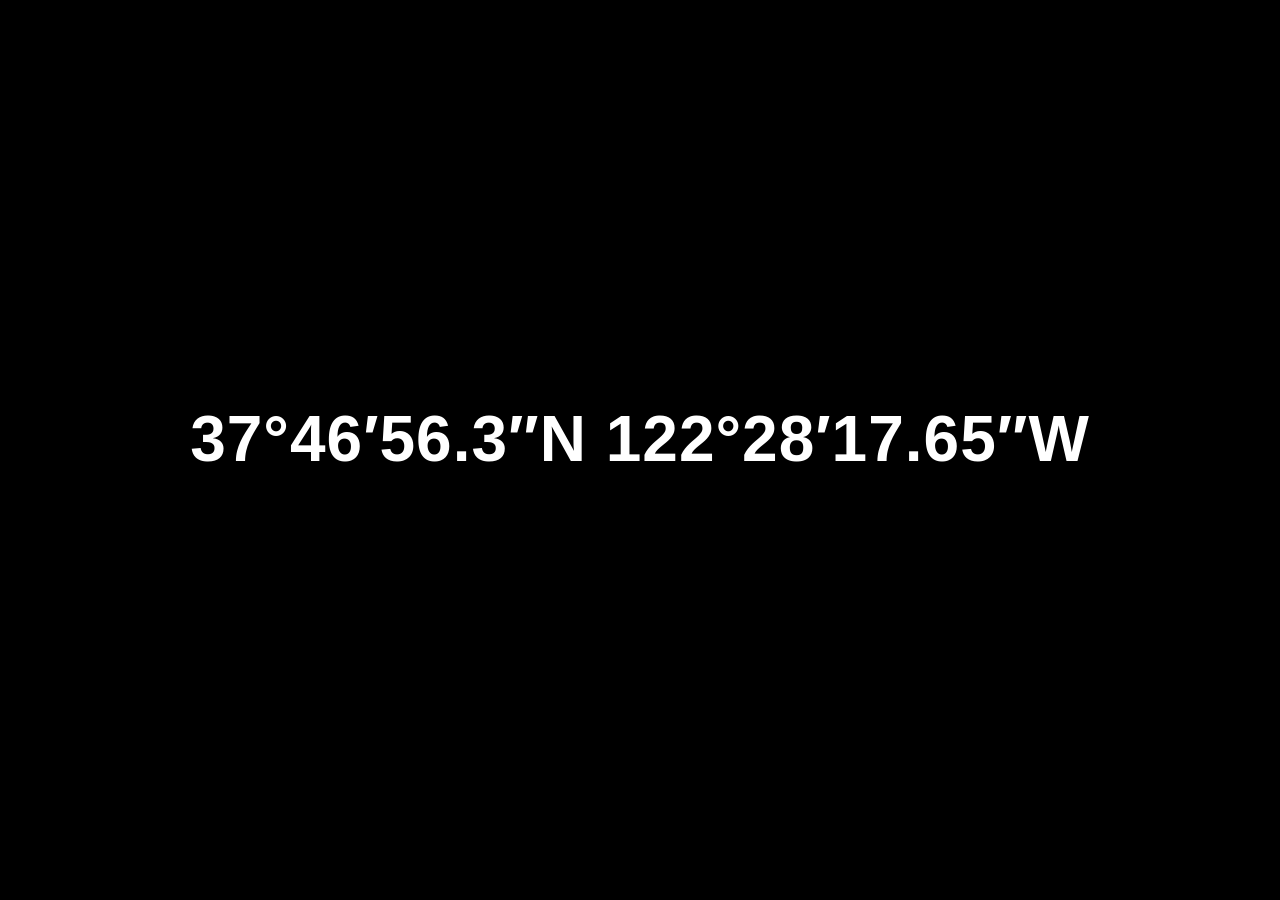
<file: ctfs/round17/index.html>
<!DOCTYPE html>
<html lang="en">
<head>
    <meta charset="UTF-8">
    <meta name="viewport" content="width=device-width, initial-scale=1.0">
    <title>The Unknown Location</title>
    <style>
        body {
            margin: 0;
            background-color: #000000;
            color: #ffffff;
            display: flex;
            flex-direction: column;
            justify-content: center;
            align-items: center;
            min-height: 100vh;
            font-family: Arial, sans-serif;
            text-align: center;
            box-sizing: border-box;
            padding: 20px;
        }
        .coordinates {
            font-size: clamp(1.8rem, 5vw, 4.5rem);
            font-weight: bold;
            letter-spacing: 1px;
            line-height: 1.3;
        }
        .hidden-hint {
            font-size: 5px;
            color: #000000;
            margin-top: 10px;
            user-select: none;
        }
    </style>
</head>
<body>
    <div class="coordinates">
        37°46′56.3″N 122°28′17.65″W
    </div>
    <p class="hidden-hint">
        find the statue waiter
    </p>
</body>
</html>
</file>
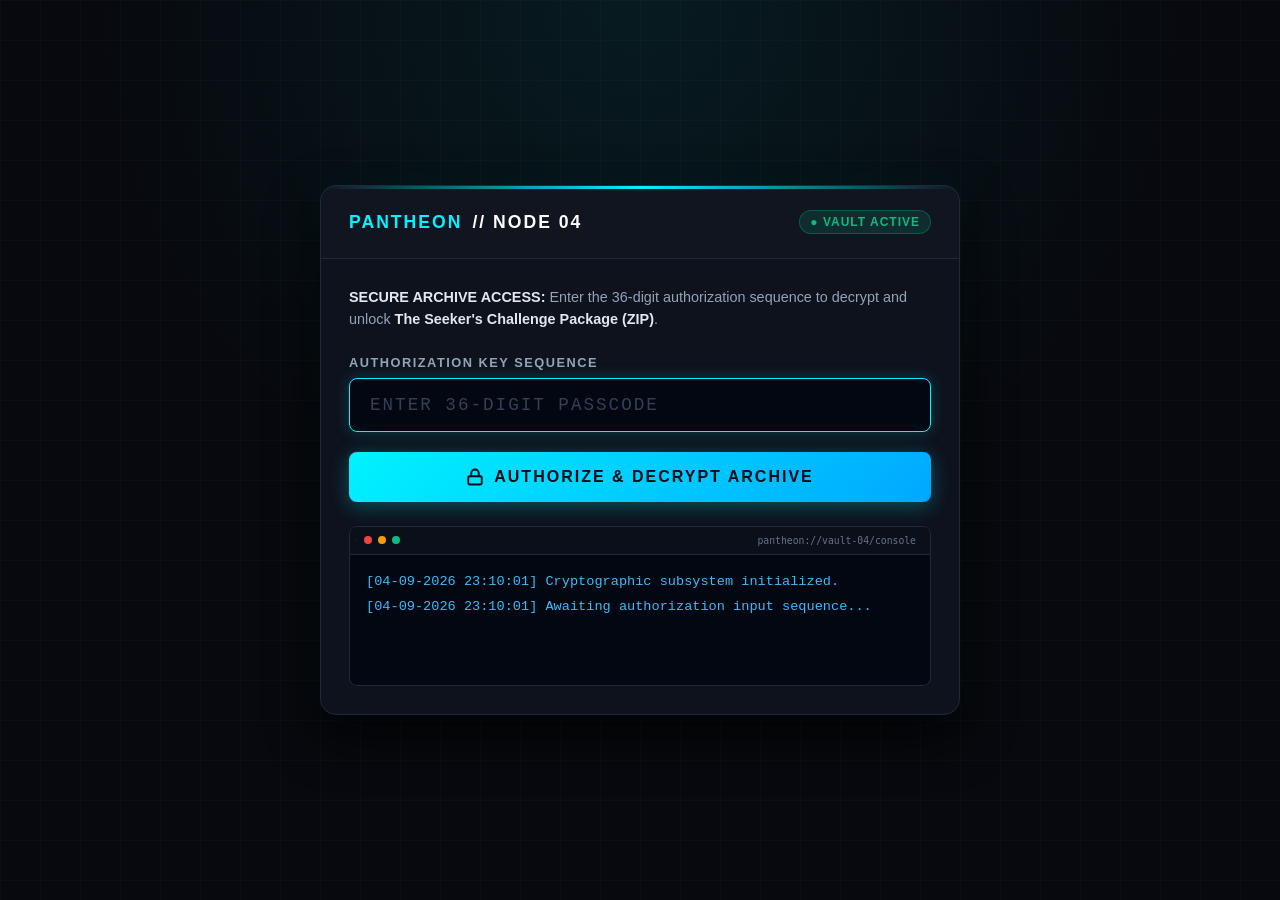
<file: ctfs/round4/index.html>
<!DOCTYPE html>
<html lang="en">
<head>
    <meta charset="UTF-8">
    <meta name="viewport" content="width=device-width, initial-scale=1.0">
    <title>PANTHEON // Round 4: The Seeker's Vault</title>
    <link rel="stylesheet" href="style.css">
</head>
<body>
    <div class="vault-container">
        <div class="vault-header">
            <div class="brand-title">
                <span>PANTHEON</span> // NODE 04
            </div>
            <div class="status-badge" id="system-status">● VAULT ACTIVE</div>
        </div>

        <div class="vault-body">
            <p class="instructions">
                <strong>SECURE ARCHIVE ACCESS:</strong> Enter the 36-digit authorization sequence to decrypt and unlock <strong>The Seeker's Challenge Package (ZIP)</strong>.
            </p>

            <form id="vault-form" onsubmit="event.preventDefault(); window._0x_auth();">
                <div class="input-wrapper">
                    <label class="input-label" for="auth-input">Authorization Key Sequence</label>
                    <div class="code-input-box">
                        <input 
                            type="text" 
                            id="auth-input" 
                            class="code-input" 
                            placeholder="ENTER 36-DIGIT PASSCODE" 
                            autocomplete="off" 
                            spellcheck="false"
                            maxlength="48"
                            required
                        >
                    </div>
                </div>

                <button type="submit" id="btn-submit" class="btn-unlock">
                    <svg width="18" height="18" viewBox="0 0 24 24" fill="none" stroke="currentColor" stroke-width="2.5" stroke-linecap="round" stroke-linejoin="round"><rect x="3" y="11" width="18" height="11" rx="2" ry="2"></rect><path d="M7 11V7a5 5 0 0 1 10 0v4"></path></svg>
                    AUTHORIZE &amp; DECRYPT ARCHIVE
                </button>
            </form>

            <div class="terminal-window">
                <div class="terminal-bar">
                    <div class="terminal-dots">
                        <span class="dot dot-red"></span>
                        <span class="dot dot-yellow"></span>
                        <span class="dot dot-green"></span>
                    </div>
                    <span>pantheon://vault-04/console</span>
                </div>
                <div class="terminal-log" id="terminal-log">
                    <div class="log-entry log-info">[04-09-2026 23:10:01] Cryptographic subsystem initialized.</div>
                    <div class="log-entry log-info">[04-09-2026 23:10:01] Awaiting authorization input sequence...</div>
                </div>
            </div>

            <div id="download-card" class="download-card">
                <div style="font-weight: 700; color: #10b981; margin-bottom: 4px;">✔ ARCHIVE DECRYPTED SUCCESSFULLY</div>
                <div style="font-size: 0.85em; color: #94a3b8; margin-bottom: 12px;">Payload verified: <code>round4_challenge.zip</code> (774 bytes)</div>
                <a id="download-btn" href="#" class="download-link" download="round4_challenge.zip">
                    <svg width="18" height="18" viewBox="0 0 24 24" fill="none" stroke="currentColor" stroke-width="2.5" stroke-linecap="round" stroke-linejoin="round"><path d="M21 15v4a2 2 0 0 1-2 2H5a2 2 0 0 1-2-2v-4"></path><polyline points="7 10 12 15 17 10"></polyline><line x1="12" y1="15" x2="12" y2="3"></line></svg>
                    Download <code>round4_challenge.zip</code>
                </a>
            </div>
        </div>
    </div>

    <script src="app.js"></script>
</body>
</html>
</file>
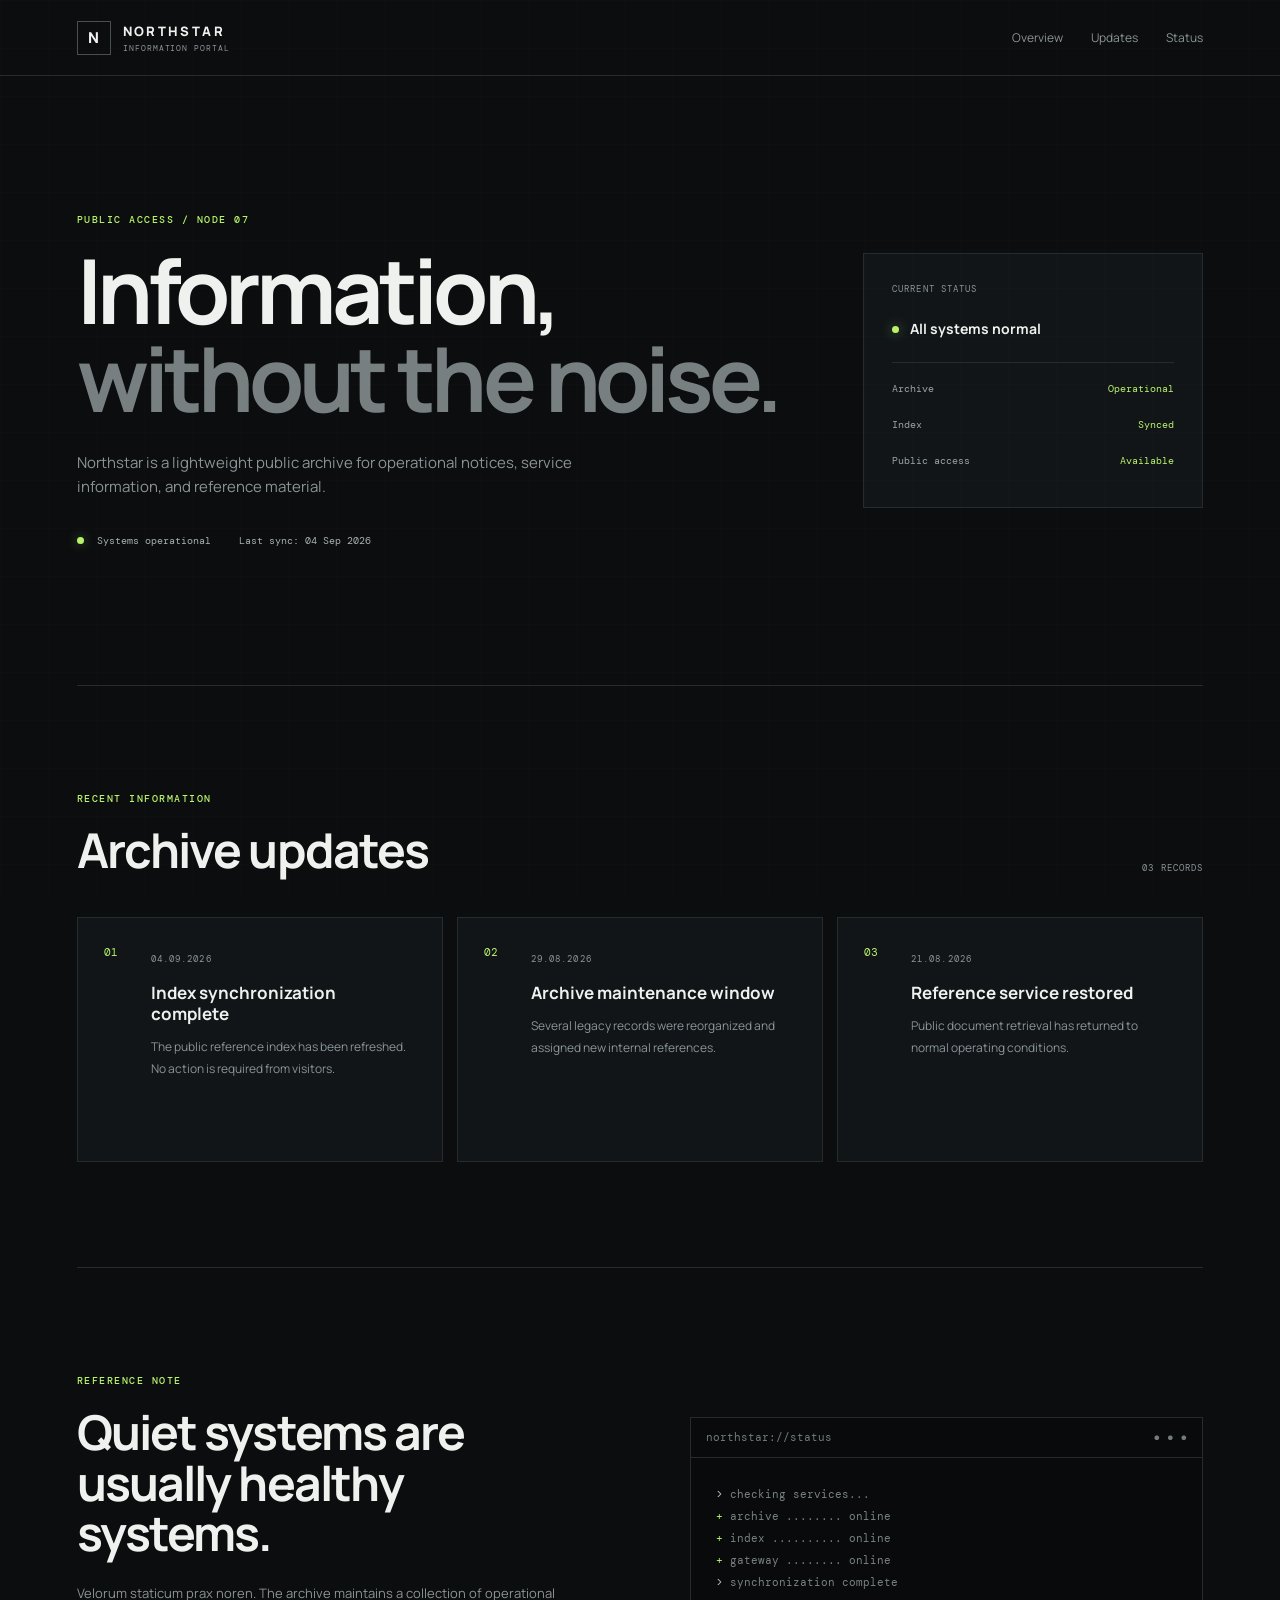
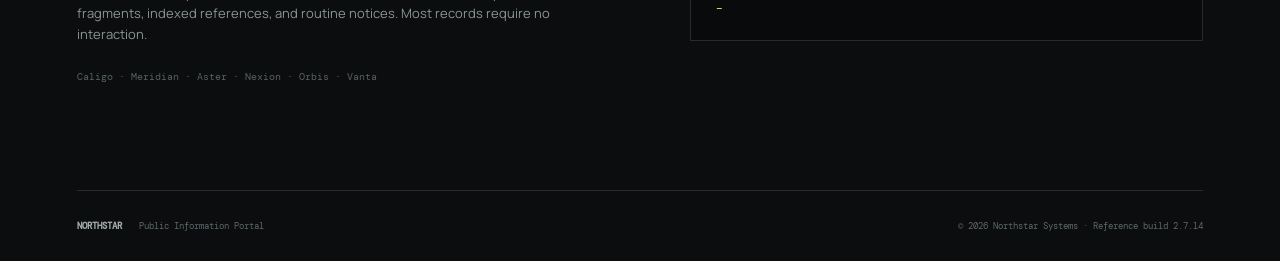
<file: ctfs/campus_probs/website1/index.html>
<!DOCTYPE html>
<html lang="en">
<head>
    <meta charset="UTF-8">
    <meta name="viewport" content="width=device-width, initial-scale=1.0">
    <meta name="description" content="Public information and system status portal">
    <title>Northstar Information Portal</title>
    <link rel="stylesheet" href="style.css">
</head>
<body>

    <!-- public portal / build 2.7.14 -->

    <header class="topbar">
        <div class="brand">
            <div class="brand-mark">N</div>
            <div>
                <span class="brand-name">NORTHSTAR</span>
                <span class="brand-sub">INFORMATION PORTAL</span>
            </div>
        </div>

        <nav>
            <a href="#overview">Overview</a>
            <a href="#updates">Updates</a>
            <a href="#status">Status</a>
        </nav>
    </header>

    <main>
        <section class="hero" id="overview">
            <div class="hero-copy">
                <span class="eyebrow">PUBLIC ACCESS / NODE 07</span>
                <h1>Information,<br><span>without the noise.</span></h1>
                <p>
                    Northstar is a lightweight public archive for operational
                    notices, service information, and reference material.
                </p>

                <div class="hero-meta">
                    <span><i class="dot"></i> Systems operational</span>
                    <span>Last sync: 04 Sep 2026</span>
                </div>
            </div>

            <div class="status-card">
                <div class="card-label">CURRENT STATUS</div>
                <div class="status-main">
                    <span class="status-dot"></span>
                    <strong>All systems normal</strong>
                </div>
                <div class="status-line"></div>
                <div class="status-row">
                    <span>Archive</span>
                    <span>Operational</span>
                </div>
                <div class="status-row">
                    <span>Index</span>
                    <span>Synced</span>
                </div>
                <div class="status-row">
                    <span>Public access</span>
                    <span>Available</span>
                </div>
            </div>
        </section>

        <section class="section" id="updates">
            <div class="section-heading">
                <div>
                    <span class="eyebrow">RECENT INFORMATION</span>
                    <h2>Archive updates</h2>
                </div>
                <span class="archive-count">03 RECORDS</span>
            </div>

            <div class="updates-grid">
                <article class="update-card">
                    <span class="number">01</span>
                    <div>
                        <span class="date">04.09.2026</span>
                        <h3>Index synchronization complete</h3>
                        <p>
                            The public reference index has been refreshed.
                            No action is required from visitors.
                        </p>
                    </div>
                </article>

                <article class="update-card">
                    <span class="number">02</span>
                    <div>
                        <span class="date">29.08.2026</span>
                        <h3>Archive maintenance window</h3>
                        <p>
                            Several legacy records were reorganized and
                            assigned new internal references.
                        </p>
                    </div>
                </article>

                <article class="update-card">
                    <span class="number">03</span>
                    <div>
                        <span class="date">21.08.2026</span>
                        <h3>Reference service restored</h3>
                        <p>
                            Public document retrieval has returned to normal
                            operating conditions.
                        </p>
                    </div>
                </article>
            </div>
        </section>

        <section class="section lower" id="status">
            <div class="info-panel">
                <span class="eyebrow">REFERENCE NOTE</span>
                <h2>Quiet systems are<br>usually healthy systems.</h2>
                <p>
                    Velorum staticum prax noren. The archive maintains a
                    collection of operational fragments, indexed references,
                    and routine notices. Most records require no interaction.
                </p>
                <p class="muted">
                    Caligo · Meridian · Aster · Nexion · Orbis · Vanta
                </p>
            </div>

            <div class="terminal">
                <div class="terminal-head">
                    <span>northstar://status</span>
                    <span>● ● ●</span>
                </div>
                <div class="terminal-body">
                    <p><span>&gt;</span> checking services...</p>
                    <p><span class="ok">+</span> archive ........ online</p>
                    <p><span class="ok">+</span> index .......... online</p>
                    <p><span class="ok">+</span> gateway ........ online</p>
                    <p><span>&gt;</span> synchronization complete</p>
                    <p class="cursor">_</p>
                </div>
            </div>
        </section>
    </main>

    <!-- legacy verification record
     node: 17
     state: archived
     
     historical maintenance notes
     ------------------------------------------------------------

     [001] archive synchronization completed
     [002] index checksum verified
     [003] node heartbeat recorded
     [004] public gateway available
     [005] cache refresh completed
     [006] reference table updated
     [007] metadata normalization complete
     [008] stale entries marked
     [009] archive partition checked
     [010] service response nominal
     [011] routing table verified
     [012] document index refreshed
     [013] connection pool stable
     [014] node heartbeat recorded
     [015] archive permissions checked
     [016] public records synchronized
     [017] checksum comparison complete
     [018] legacy records retained
     [019] gateway response nominal
     [020] index worker completed
     [021] archive scan completed
     [022] reference metadata checked
     [023] cache integrity verified
     [024] service state unchanged
     [025] node availability confirmed
     [026] document registry checked
     [027] synchronization queue empty
     [028] archive worker idle
     [029] public endpoint available
     [030] index state nominal
     [031] legacy partition checked
     [032] reference records verified
     [033] gateway health confirmed
     [034] archive metadata refreshed
     [035] service monitor nominal
     [036] node status unchanged
     [037] document checksum verified
     [038] index partition healthy
     [039] cache state nominal
     [040] archive queue empty
     [041] routing state verified
     [042] public index available
     [043] metadata scan completed
     [044] node heartbeat recorded
     [045] service registry checked
     [046] archive state nominal
     [047] reference table synchronized
     [048] gateway checksum verified
     [049] document registry refreshed
     [050] index worker idle
     [051] archive partition healthy
     [052] cache refresh completed
     [053] node response nominal
     [054] service endpoint verified
     [055] metadata table checked
     [056] public records available
     [057] synchronization complete
     [058] legacy index retained
     [059] archive checksum verified
     [060] gateway state nominal
     [061] node heartbeat recorded
     [062] document table refreshed
     [063] reference scan completed
     [064] cache integrity nominal
     [065] archive worker completed
     [066] routing table checked
     [067] public endpoint verified
     [068] service state nominal
     [069] index metadata refreshed
     [070] node availability confirmed
     [071] archive records checked
     [072] document checksum nominal
     [073] gateway response verified
     [074] synchronization queue empty
     [075] reference index healthy
     [076] legacy records checked
     [077] cache partition refreshed
     [078] archive service nominal
     [079] node heartbeat recorded
     [080] public gateway verified
     [081] document registry synchronized
     [082] index checksum checked
     [083] metadata state nominal
     [084] archive partition available
     [085] service monitor checked
     [086] routing state nominal
     [087] reference table refreshed
     [088] cache integrity verified
     [089] gateway health nominal
     [090] node status recorded
     [091] archive scan completed
     [092] document index checked
     [093] synchronization state nominal
     [094] public records verified
     [095] metadata checksum checked
     [096] service endpoint nominal
     [097] legacy partition available
     [098] archive queue checked
     [099] node heartbeat verified
     [100] index worker completed
     [101] reference records refreshed
     [102] gateway response nominal
     [103] document registry checked
     [104] cache state verified
     [105] archive metadata nominal
     [106] service registry refreshed
     [107] public endpoint checked
     [108] node availability nominal
     [109] synchronization completed
     [110] legacy records verified
     [111] routing table refreshed
     [112] archive checksum checked
     [113] reference index nominal
     [114] gateway state verified
     [115] document partition checked
     [116] cache refresh nominal
     [117] service monitor completed
     [118] node heartbeat recorded
     [119] archive worker verified
     [120] metadata table refreshed
     [121] public records synchronized
     [122] index state checked
     [123] gateway checksum nominal
     [124] legacy partition verified
     [125] document registry nominal
     [126] archive queue empty
     [127] reference scan checked
     [128] cache integrity nominal
     [128] verification token:
     [129] PANTHEON{I3T3_1s_n0t_4_t3ch_club}
     [129] node response verified
     [130] service endpoint refreshed
     [131] archive records nominal
     [132] metadata state checked
     [133] routing state verified
     [134] public gateway nominal
     [135] synchronization queue checked
     [136] index metadata verified
     [137] legacy records refreshed
     [138] document checksum nominal
     [139] archive partition checked
     [140] service state verified
     [141] node heartbeat nominal
     [142] reference table checked
     [143] gateway health verified
     [144] cache partition nominal
     [145] public index refreshed
     [146] archive service checked
     [147] metadata checksum nominal
     [148] document registry verified
     [149] routing table nominal
     [150] synchronization completed
     [151] node availability checked
     [152] reference records nominal
     [153] legacy index verified
     [154] gateway response checked
     [155] archive checksum nominal
     [156] cache state refreshed
     [157] service monitor verified
     [158] public endpoint nominal
     [159] index worker checked
     [160] document partition verified
     [161] metadata table nominal
     [162] archive queue checked
     [163] node heartbeat refreshed
     [164] reference scan nominal
     [165] gateway checksum verified
     [166] legacy partition checked
     [167] cache integrity refreshed
     [168] service registry nominal
     [169] public records checked
     [170] archive worker verified
     [171] synchronization state refreshed
     [172] index checksum nominal
     [173] document registry checked
     [174] node response verified
     [175] reference index refreshed
     [176] gateway state nominal
     [177] archive metadata checked
     [178] routing table verified
     [179] cache partition refreshed
     [180] service endpoint nominal
     [181] legacy records checked
     [182] metadata checksum verified
     [183] public gateway refreshed
     [184] archive state nominal
     [185] node heartbeat checked
     [186] index worker verified
     [187] reference table nominal
     [188] document checksum refreshed
     [189] gateway health checked
     [190] archive partition verified
     [191] synchronization queue nominal
     [192] cache integrity checked
     [193] service monitor refreshed
     [194] public records nominal
     [195] node availability verified
     [196] metadata state refreshed
     [197] legacy index checked
     [198] routing state nominal
     [199] archive worker refreshed
     [200] final verification complete

     
-->


    <footer>
        <div>
            <strong>NORTHSTAR</strong>
            <span>Public Information Portal</span>
        </div>
        <span>© 2026 Northstar Systems · Reference build 2.7.14</span>
    </footer>

</body>
</html>
</file>
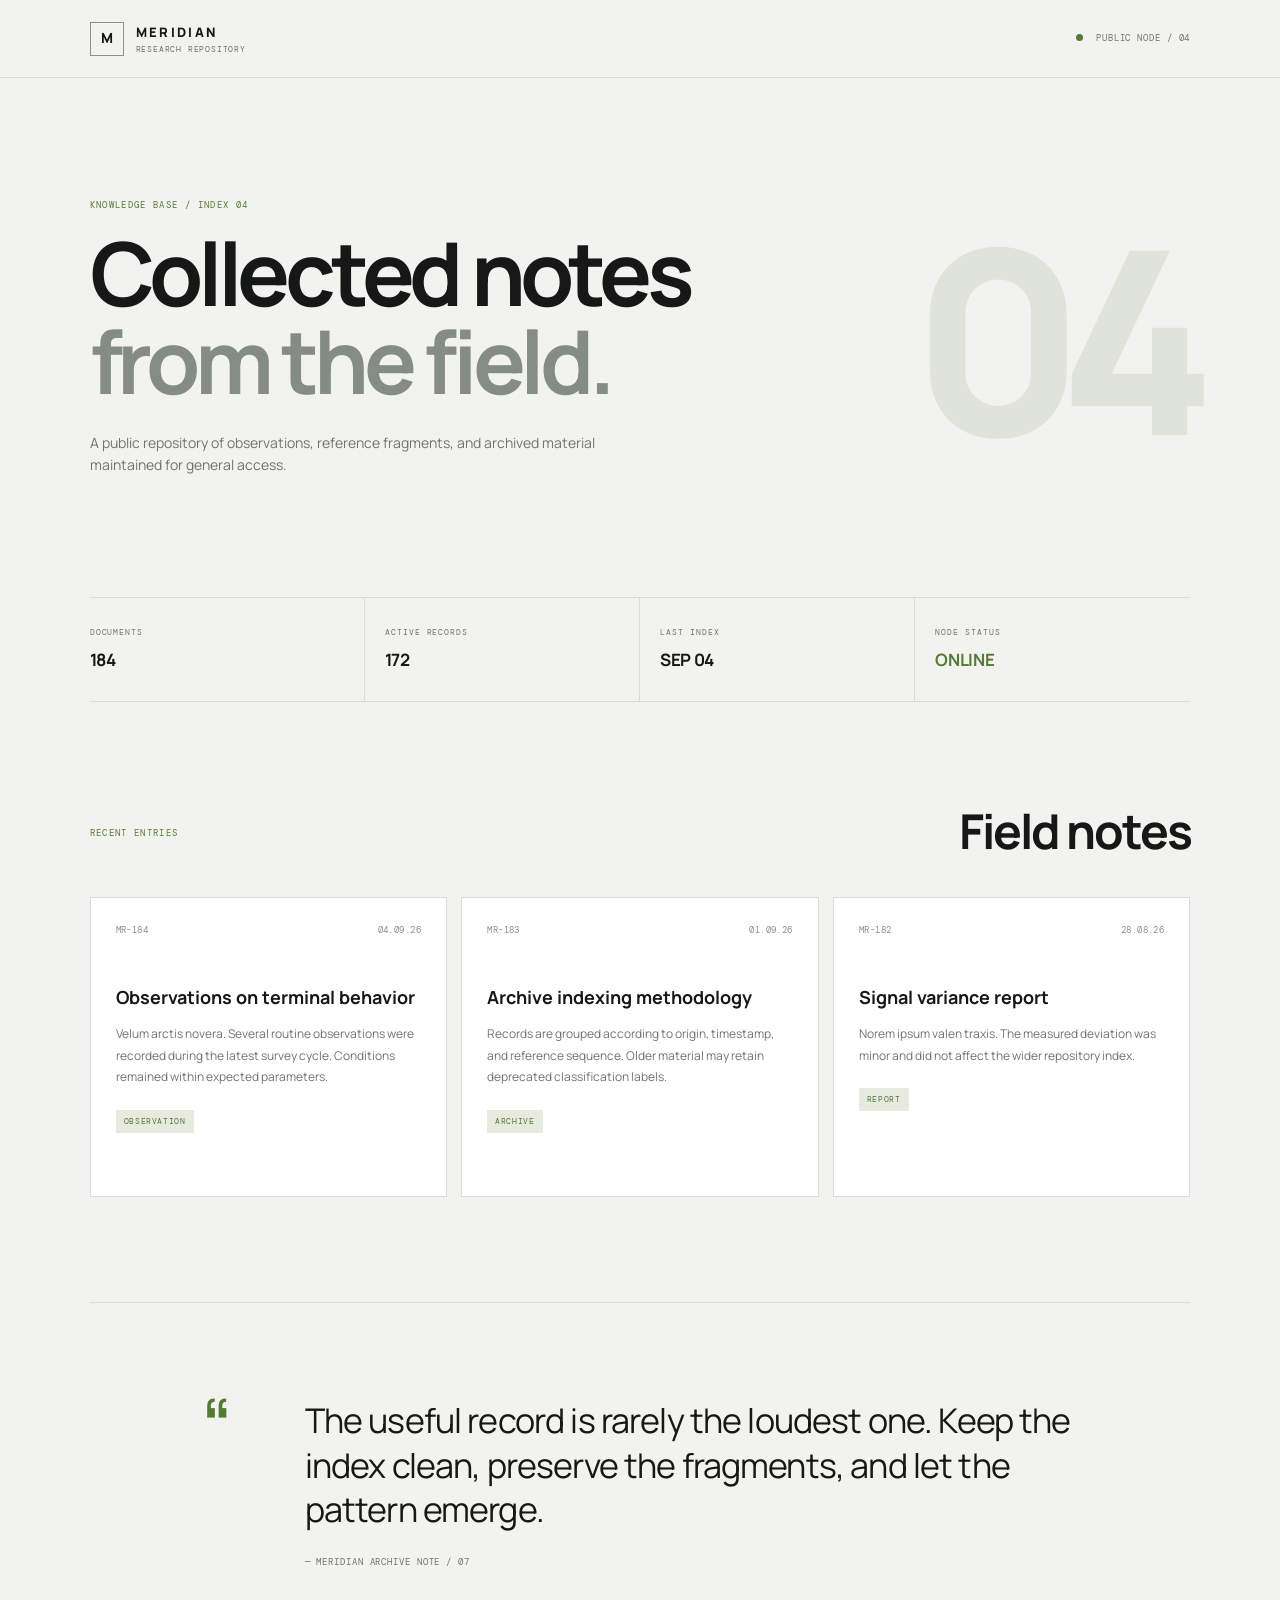
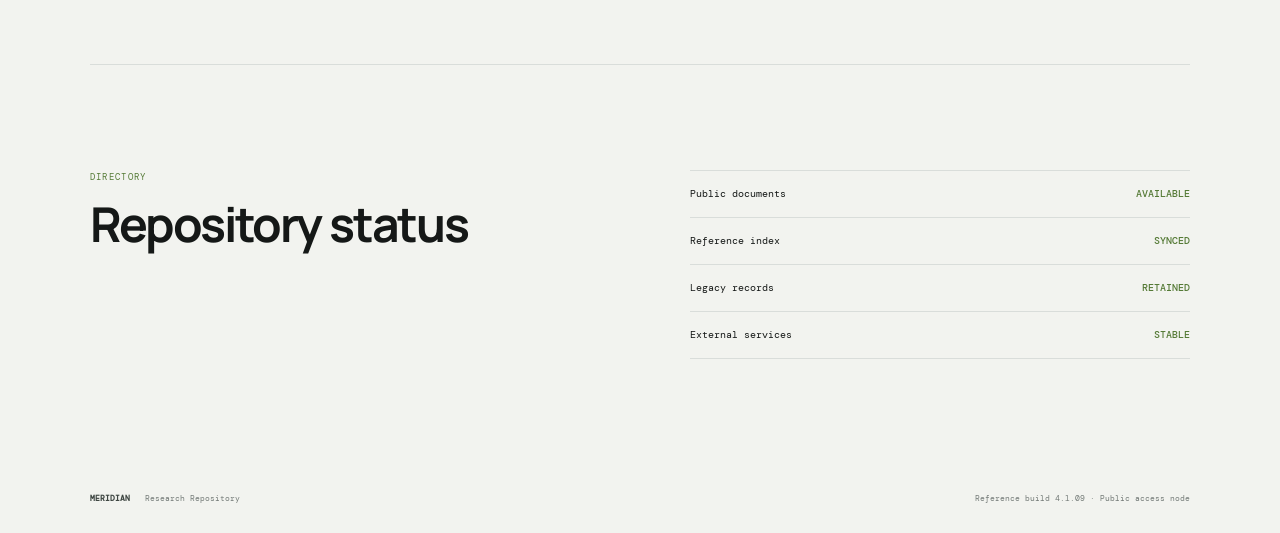
<file: ctfs/campus_probs/website2/index.html>
<!DOCTYPE html>
<html lang="en">
<head>
    <meta charset="UTF-8">
    <meta name="viewport" content="width=device-width, initial-scale=1.0">
    <meta name="description" content="Meridian Research Knowledge Repository">
    <title>Meridian Research Repository</title>
    <link rel="stylesheet" href="style.css">
</head>
<body>

    <header class="topbar">
        <div class="brand">
            <div class="brand-mark">M</div>
            <div>
                <span class="brand-name">MERIDIAN</span>
                <span class="brand-sub">RESEARCH REPOSITORY</span>
            </div>
        </div>

        <div class="top-status">
            <span class="status-dot"></span>
            PUBLIC NODE / 04
        </div>
    </header>

    <main>
        <section class="hero">
            <div>
                <span class="eyebrow">KNOWLEDGE BASE / INDEX 04</span>
                <h1>Collected notes<br><span>from the field.</span></h1>
                <p>
                    A public repository of observations, reference fragments,
                    and archived material maintained for general access.
                </p>
            </div>

            <div class="hero-number">04</div>
        </section>

        <section class="stats">
            <div>
                <span class="label">DOCUMENTS</span>
                <strong>184</strong>
            </div>
            <div>
                <span class="label">ACTIVE RECORDS</span>
                <strong>172</strong>
            </div>
            <div>
                <span class="label">LAST INDEX</span>
                <strong>SEP 04</strong>
            </div>
            <div>
                <span class="label">NODE STATUS</span>
                <strong class="green">ONLINE</strong>
            </div>
        </section>

        <section class="content">
            <div class="section-title">
                <span class="eyebrow">RECENT ENTRIES</span>
                <h2>Field notes</h2>
            </div>

            <div class="notes">
                <article class="note">
                    <div class="note-top">
                        <span>MR-184</span>
                        <span>04.09.26</span>
                    </div>
                    <h3>Observations on terminal behavior</h3>
                    <p>
                        Velum arctis novera. Several routine observations were
                        recorded during the latest survey cycle. Conditions
                        remained within expected parameters.
                    </p>
                    <span class="tag">OBSERVATION</span>
                </article>

                <article class="note">
                    <div class="note-top">
                        <span>MR-183</span>
                        <span>01.09.26</span>
                    </div>
                    <h3>Archive indexing methodology</h3>
                    <p>
                        Records are grouped according to origin, timestamp,
                        and reference sequence. Older material may retain
                        deprecated classification labels.
                    </p>
                    <span class="tag">ARCHIVE</span>
                </article>

                <article class="note">
                    <div class="note-top">
                        <span>MR-182</span>
                        <span>28.08.26</span>
                    </div>
                    <h3>Signal variance report</h3>
                    <p>
                        Norem ipsum valen traxis. The measured deviation was
                        minor and did not affect the wider repository index.
                    </p>
                    <span class="tag">REPORT</span>
                </article>
            </div>
        </section>

        <section class="quote">
            <div class="quote-mark">“</div>
            <div>
                <p>
                    The useful record is rarely the loudest one. Keep the
                    index clean, preserve the fragments, and let the pattern
                    emerge.
                </p>
                <span>— MERIDIAN ARCHIVE NOTE / 07</span>
            </div>
        </section>

        <section class="directory">
            <div>
                <span class="eyebrow">DIRECTORY</span>
                <h2>Repository status</h2>
            </div>
            <div class="directory-list">
                <div><span>Public documents</span><b>AVAILABLE</b></div>
                <div><span>Reference index</span><b>SYNCED</b></div>
                <div><span>Legacy records</span><b>RETAINED</b></div>
                <div><span>External services</span><b>STABLE</b></div>
            </div>
        </section>
    </main>

    <footer>
        <div>
            <strong>MERIDIAN</strong>
            <span>Research Repository</span>
        </div>
        <span>Reference build 4.1.09 · Public access node</span>
    </footer>

</body>
</html>
</file>
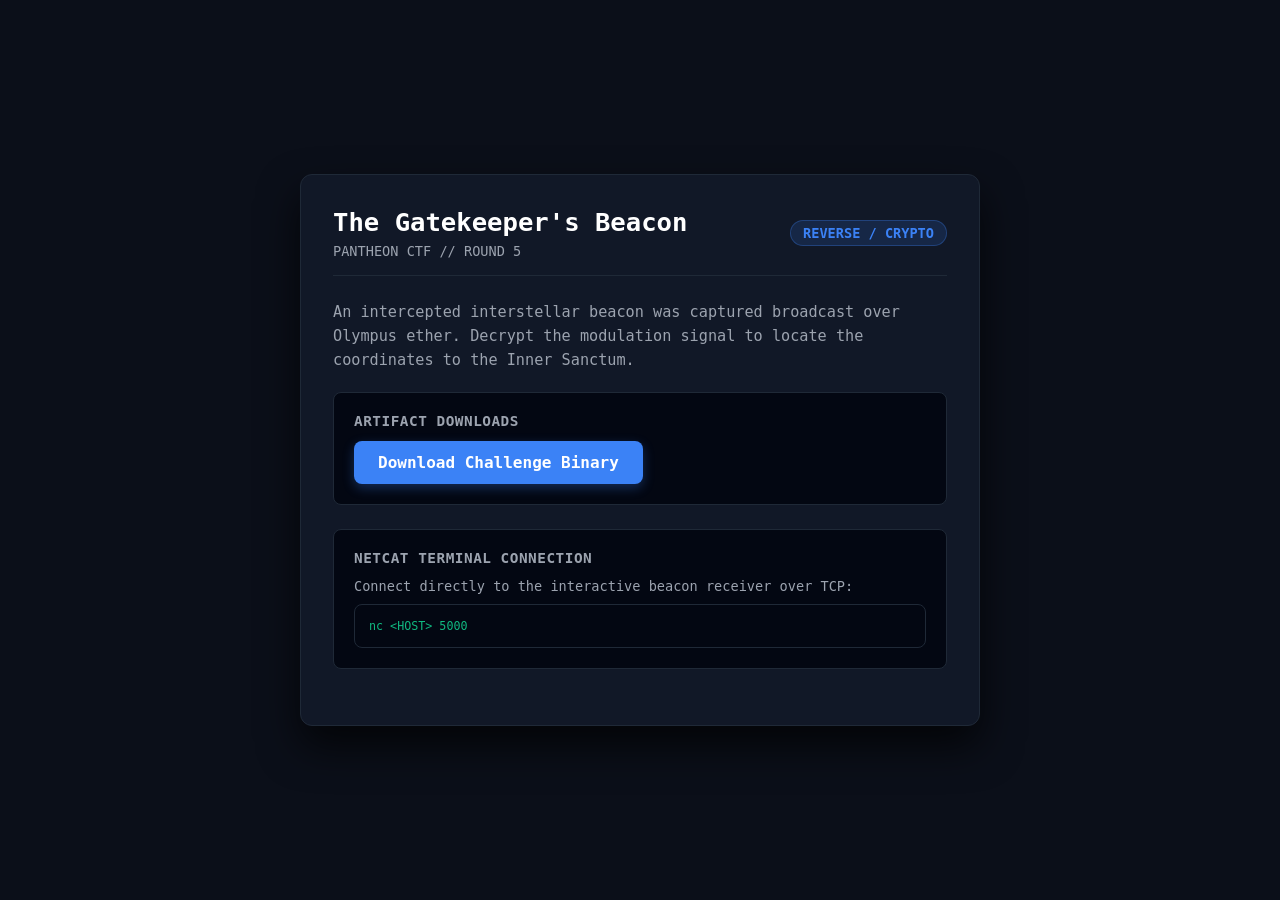
<file: ctfs/round5/public/index.html>
<!DOCTYPE html>
<html lang="en">
<head>
    <meta charset="UTF-8">
    <meta name="viewport" content="width=device-width, initial-scale=1.0">
    <title>PANTHEON CTF // ROUND 5: Hermes Beacon</title>
    <style>
        :root {
            --bg-color: #0b0f19;
            --card-bg: #111827;
            --border-color: #1f2937;
            --accent-color: #3b82f6;
            --accent-hover: #2563eb;
            --text-primary: #f9fafb;
            --text-secondary: #9ca3af;
            --code-bg: #030712;
            --success-color: #10b981;
        }
        * { box-sizing: border-box; margin: 0; padding: 0; }
        body {
            font-family: -apple-system, BlinkMacSystemFont, "Segoe UI", Roboto, monospace;
            background-color: var(--bg-color);
            color: var(--text-primary);
            display: flex;
            justify-content: center;
            align-items: center;
            min-height: 100vh;
            padding: 24px;
        }
        .card {
            background-color: var(--card-bg);
            border: 1px solid var(--border-color);
            border-radius: 12px;
            padding: 32px;
            max-width: 680px;
            width: 100%;
            box-shadow: 0 20px 40px rgba(0, 0, 0, 0.7);
        }
        .header {
            display: flex;
            align-items: center;
            justify-content: space-between;
            border-bottom: 1px solid var(--border-color);
            padding-bottom: 16px;
            margin-bottom: 24px;
        }
        .badge {
            background-color: rgba(59, 130, 246, 0.15);
            color: var(--accent-color);
            padding: 4px 12px;
            border-radius: 16px;
            font-size: 0.85em;
            font-weight: 600;
            border: 1px solid rgba(59, 130, 246, 0.3);
        }
        h1 { font-size: 1.6em; color: #ffffff; margin-bottom: 6px; }
        p.desc { color: var(--text-secondary); font-size: 0.95em; line-height: 1.6; margin-bottom: 20px; }
        .action-box {
            background-color: var(--code-bg);
            border: 1px solid var(--border-color);
            border-radius: 8px;
            padding: 20px;
            margin-bottom: 24px;
        }
        .action-title {
            font-size: 0.9em;
            color: var(--text-secondary);
            text-transform: uppercase;
            letter-spacing: 0.5px;
            margin-bottom: 12px;
            font-weight: 600;
        }
        .download-btn {
            display: inline-flex;
            align-items: center;
            gap: 10px;
            background-color: var(--accent-color);
            color: #ffffff;
            text-decoration: none;
            padding: 12px 24px;
            border-radius: 8px;
            font-weight: 700;
            font-size: 1em;
            transition: all 0.2s ease;
            box-shadow: 0 4px 12px rgba(59, 130, 246, 0.3);
            margin-right: 10px;
        }
        .download-btn:hover { background-color: var(--accent-hover); transform: translateY(-1px); }
        .code-snippet {
            background-color: var(--code-bg);
            border: 1px solid var(--border-color);
            border-radius: 8px;
            padding: 14px;
            font-family: monospace;
            font-size: 0.9em;
            color: var(--success-color);
            word-break: break-all;
            margin-top: 10px;
        }
    </style>
</head>
<body>
    <div class="card">
        <div class="header">
            <div>
                <h1>The Gatekeeper's Beacon</h1>
                <p style="color: var(--text-secondary); font-size: 0.85em;">PANTHEON CTF // ROUND 5</p>
            </div>
            <span class="badge">REVERSE / CRYPTO</span>
        </div>

        <p class="desc">
            An intercepted interstellar beacon was captured broadcast over Olympus ether. 
            Decrypt the modulation signal to locate the coordinates to the Inner Sanctum.
        </p>

        <div class="action-box">
            <div class="action-title">Artifact Downloads</div>
            <a href="/challenge" class="download-btn" download>Download Challenge Binary</a>
        </div>

        <div class="action-box">
            <div class="action-title">Netcat Terminal Connection</div>
            <p style="color: var(--text-secondary); font-size: 0.85em; margin-bottom: 8px;">
                Connect directly to the interactive beacon receiver over TCP:
            </p>
            <div class="code-snippet">nc &lt;HOST&gt; 5000</div>
        </div>
    </div>
</body>
</html>
</file>
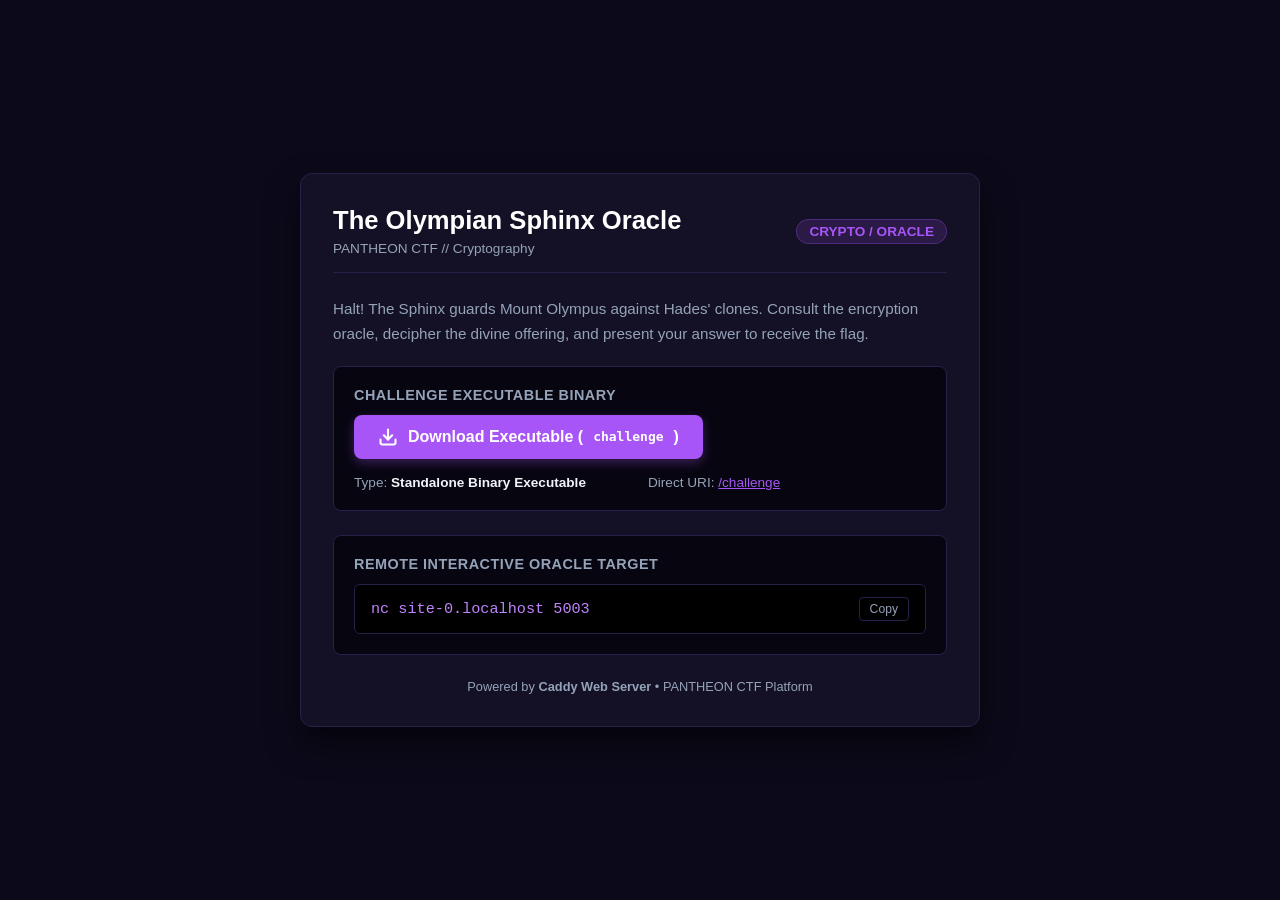
<file: ctfs/sol_probs/crypto-sphinx-oracle/public/index.html>
<!DOCTYPE html>
<html lang="en">
<head>
    <meta charset="UTF-8">
    <meta name="viewport" content="width=device-width, initial-scale=1.0">
    <title>PANTHEON CTF // CRYPTO: Sphinx Oracle</title>
    <style>
        :root {
            --bg-color: #0c0a1a;
            --card-bg: #141126;
            --border-color: #27204a;
            --accent-color: #a855f7;
            --accent-hover: #9333ea;
            --text-primary: #f1f5f9;
            --text-secondary: #94a3b8;
            --code-bg: #070510;
            --success-color: #10b981;
            --warning-color: #f59e0b;
        }
        * {
            box-sizing: border-box;
            margin: 0;
            padding: 0;
        }
        body {
            font-family: -apple-system, BlinkMacSystemFont, "Segoe UI", Helvetica, Arial, sans-serif;
            background-color: var(--bg-color);
            color: var(--text-primary);
            display: flex;
            justify-content: center;
            align-items: center;
            min-height: 100vh;
            padding: 24px;
        }
        .card {
            background-color: var(--card-bg);
            border: 1px solid var(--border-color);
            border-radius: 12px;
            padding: 32px;
            max-width: 680px;
            width: 100%;
            box-shadow: 0 16px 32px rgba(0, 0, 0, 0.6);
        }
        .header {
            display: flex;
            align-items: center;
            justify-content: space-between;
            border-bottom: 1px solid var(--border-color);
            padding-bottom: 16px;
            margin-bottom: 24px;
        }
        .badge {
            background-color: rgba(168, 85, 247, 0.15);
            color: var(--accent-color);
            padding: 4px 12px;
            border-radius: 16px;
            font-size: 0.85em;
            font-weight: 600;
            border: 1px solid rgba(168, 85, 247, 0.3);
        }
        h1 {
            font-size: 1.6em;
            color: #ffffff;
            margin-bottom: 6px;
        }
        p.desc {
            color: var(--text-secondary);
            font-size: 0.95em;
            line-height: 1.6;
            margin-bottom: 20px;
        }
        .action-box {
            background-color: var(--code-bg);
            border: 1px solid var(--border-color);
            border-radius: 8px;
            padding: 20px;
            margin-bottom: 24px;
        }
        .action-title {
            font-size: 0.9em;
            color: var(--text-secondary);
            text-transform: uppercase;
            letter-spacing: 0.5px;
            margin-bottom: 12px;
            font-weight: 600;
        }
        .download-btn {
            display: inline-flex;
            align-items: center;
            gap: 10px;
            background-color: var(--accent-color);
            color: #ffffff;
            text-decoration: none;
            padding: 12px 24px;
            border-radius: 8px;
            font-weight: 700;
            font-size: 1em;
            transition: all 0.2s ease;
            box-shadow: 0 4px 12px rgba(168, 85, 247, 0.3);
        }
        .download-btn:hover {
            background-color: var(--accent-hover);
            transform: translateY(-1px);
        }
        .code-snippet {
            display: flex;
            align-items: center;
            justify-content: space-between;
            background: #000000;
            padding: 12px 16px;
            border-radius: 6px;
            border: 1px solid #27204a;
            font-family: "SFMono-Regular", Consolas, "Liberation Mono", Menlo, monospace;
            font-size: 0.95em;
            color: #c084fc;
            margin-top: 8px;
        }
        .copy-btn {
            background: transparent;
            border: 1px solid var(--border-color);
            color: var(--text-secondary);
            padding: 4px 10px;
            border-radius: 4px;
            cursor: pointer;
            font-size: 0.8em;
            transition: all 0.2s;
        }
        .copy-btn:hover {
            color: #ffffff;
            border-color: #a855f7;
        }
        .info-grid {
            display: grid;
            grid-template-columns: 1fr 1fr;
            gap: 16px;
            margin-top: 16px;
            font-size: 0.85em;
            color: var(--text-secondary);
        }
        .info-item strong {
            color: var(--text-primary);
        }
        .footer {
            margin-top: 24px;
            text-align: center;
            font-size: 0.8em;
            color: var(--text-secondary);
        }
    </style>
</head>
<body>
    <div class="card">
        <div class="header">
            <div>
                <h1>The Olympian Sphinx Oracle</h1>
                <div style="font-size: 0.85em; color: var(--text-secondary);">PANTHEON CTF // Cryptography</div>
            </div>
            <span class="badge">CRYPTO / ORACLE</span>
        </div>

        <p class="desc">
            Halt! The Sphinx guards Mount Olympus against Hades' clones. 
            Consult the encryption oracle, decipher the divine offering, and present your answer to receive the flag.
        </p>

        <div class="action-box">
            <div class="action-title">Challenge Executable Binary</div>
            <a href="/challenge" class="download-btn" download="challenge">
                <svg width="20" height="20" viewBox="0 0 24 24" fill="none" stroke="currentColor" stroke-width="2.5" stroke-linecap="round" stroke-linejoin="round"><path d="M21 15v4a2 2 0 0 1-2 2H5a2 2 0 0 1-2-2v-4"></path><polyline points="7 10 12 15 17 10"></polyline><line x1="12" y1="15" x2="12" y2="3"></line></svg>
                Download Executable (<code>challenge</code>)
            </a>
            
            <div class="info-grid">
                <div class="info-item">Type: <strong>Standalone Binary Executable</strong></div>
                <div class="info-item">Direct URI: <a href="/challenge" style="color:var(--accent-color)">/challenge</a></div>
            </div>
        </div>

        <div class="action-box">
            <div class="action-title">Remote Interactive Oracle Target</div>
            <div class="code-snippet">
                <span id="nc-cmd">nc &lt;host&gt; 5003</span>
                <button class="copy-btn" onclick="copyNc()">Copy</button>
            </div>
        </div>

        <div class="footer">
            Powered by <strong>Caddy Web Server</strong> &bull; PANTHEON CTF Platform
        </div>
    </div>

    <script>
        const host = window.location.hostname || 'localhost';
        document.getElementById('nc-cmd').innerText = `nc ${host} 5003`;

        function copyNc() {
            const cmd = document.getElementById('nc-cmd').innerText;
            navigator.clipboard.writeText(cmd).then(() => {
                event.target.innerText = 'Copied!';
                setTimeout(() => { event.target.innerText = 'Copy'; }, 1500);
            });
        }
    </script>
</body>
</html>
</file>
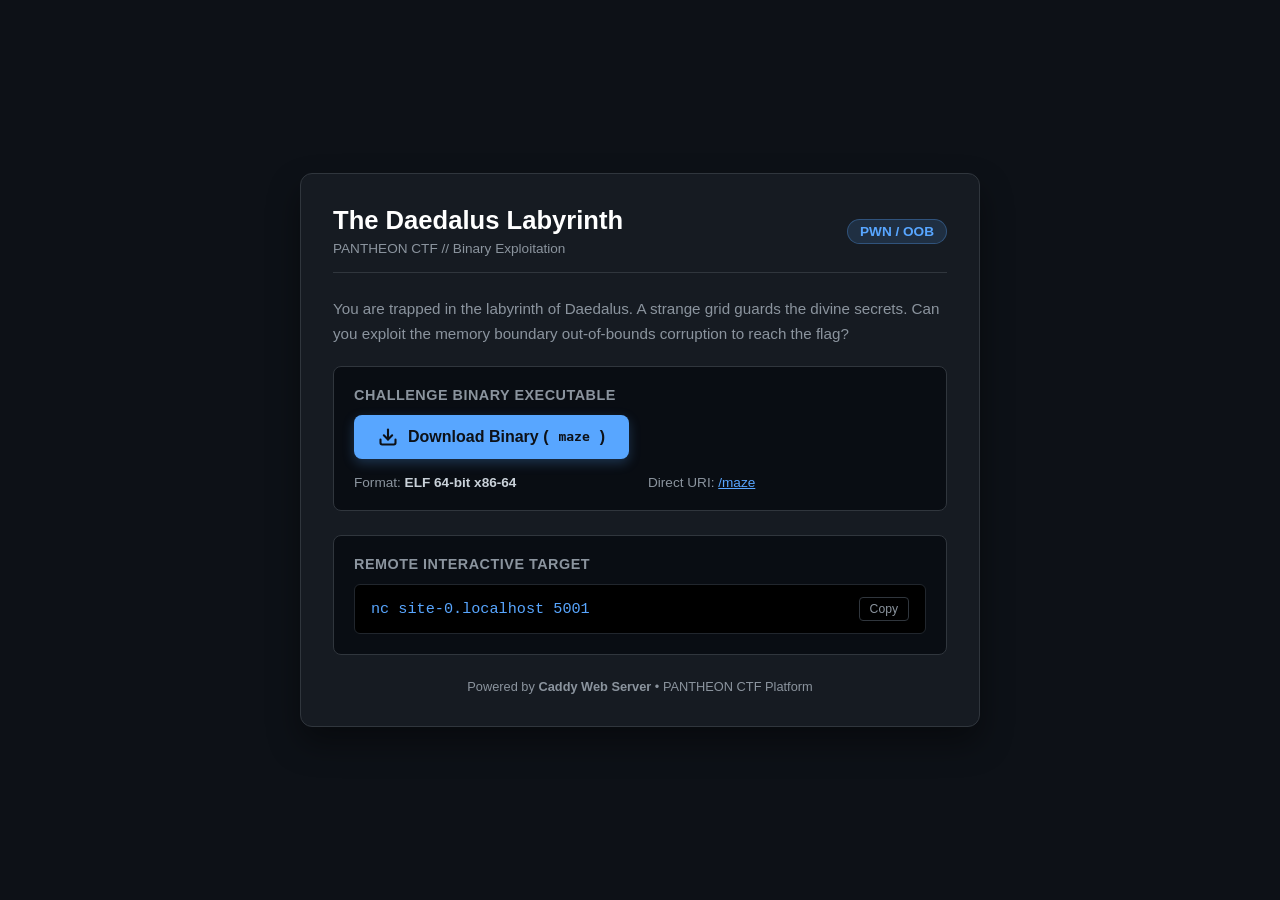
<file: ctfs/sol_probs/pwn-maze-oob/public/index.html>
<!DOCTYPE html>
<html lang="en">
<head>
    <meta charset="UTF-8">
    <meta name="viewport" content="width=device-width, initial-scale=1.0">
    <title>PANTHEON CTF // PWN: Maze OOB</title>
    <style>
        :root {
            --bg-color: #0d1117;
            --card-bg: #161b22;
            --border-color: #30363d;
            --accent-color: #58a6ff;
            --accent-hover: #1f6feb;
            --text-primary: #c9d1d9;
            --text-secondary: #8b949e;
            --code-bg: #090d13;
            --success-color: #3fb950;
            --warning-color: #d29922;
        }
        * {
            box-sizing: border-box;
            margin: 0;
            padding: 0;
        }
        body {
            font-family: -apple-system, BlinkMacSystemFont, "Segoe UI", Helvetica, Arial, sans-serif;
            background-color: var(--bg-color);
            color: var(--text-primary);
            display: flex;
            justify-content: center;
            align-items: center;
            min-height: 100vh;
            padding: 24px;
        }
        .card {
            background-color: var(--card-bg);
            border: 1px solid var(--border-color);
            border-radius: 12px;
            padding: 32px;
            max-width: 680px;
            width: 100%;
            box-shadow: 0 16px 32px rgba(0, 0, 0, 0.4);
        }
        .header {
            display: flex;
            align-items: center;
            justify-content: space-between;
            border-bottom: 1px solid var(--border-color);
            padding-bottom: 16px;
            margin-bottom: 24px;
        }
        .badge {
            background-color: rgba(88, 166, 255, 0.15);
            color: var(--accent-color);
            padding: 4px 12px;
            border-radius: 16px;
            font-size: 0.85em;
            font-weight: 600;
            border: 1px solid rgba(88, 166, 255, 0.3);
        }
        h1 {
            font-size: 1.6em;
            color: #ffffff;
            margin-bottom: 6px;
        }
        p.desc {
            color: var(--text-secondary);
            font-size: 0.95em;
            line-height: 1.6;
            margin-bottom: 20px;
        }
        .action-box {
            background-color: var(--code-bg);
            border: 1px solid var(--border-color);
            border-radius: 8px;
            padding: 20px;
            margin-bottom: 24px;
        }
        .action-title {
            font-size: 0.9em;
            color: var(--text-secondary);
            text-transform: uppercase;
            letter-spacing: 0.5px;
            margin-bottom: 12px;
            font-weight: 600;
        }
        .download-btn {
            display: inline-flex;
            align-items: center;
            gap: 10px;
            background-color: var(--accent-color);
            color: #0d1117;
            text-decoration: none;
            padding: 12px 24px;
            border-radius: 8px;
            font-weight: 700;
            font-size: 1em;
            transition: all 0.2s ease;
            box-shadow: 0 4px 12px rgba(88, 166, 255, 0.25);
        }
        .download-btn:hover {
            background-color: var(--accent-hover);
            color: #ffffff;
            transform: translateY(-1px);
        }
        .code-snippet {
            display: flex;
            align-items: center;
            justify-content: space-between;
            background: #000000;
            padding: 12px 16px;
            border-radius: 6px;
            border: 1px solid #21262d;
            font-family: "SFMono-Regular", Consolas, "Liberation Mono", Menlo, monospace;
            font-size: 0.95em;
            color: #58a6ff;
            margin-top: 8px;
        }
        .copy-btn {
            background: transparent;
            border: 1px solid var(--border-color);
            color: var(--text-secondary);
            padding: 4px 10px;
            border-radius: 4px;
            cursor: pointer;
            font-size: 0.8em;
            transition: all 0.2s;
        }
        .copy-btn:hover {
            color: #ffffff;
            border-color: #8b949e;
        }
        .info-grid {
            display: grid;
            grid-template-columns: 1fr 1fr;
            gap: 16px;
            margin-top: 16px;
            font-size: 0.85em;
            color: var(--text-secondary);
        }
        .info-item strong {
            color: var(--text-primary);
        }
        .footer {
            margin-top: 24px;
            text-align: center;
            font-size: 0.8em;
            color: var(--text-secondary);
        }
    </style>
</head>
<body>
    <div class="card">
        <div class="header">
            <div>
                <h1>The Daedalus Labyrinth</h1>
                <div style="font-size: 0.85em; color: var(--text-secondary);">PANTHEON CTF // Binary Exploitation</div>
            </div>
            <span class="badge">PWN / OOB</span>
        </div>

        <p class="desc">
            You are trapped in the labyrinth of Daedalus. A strange grid guards the divine secrets.
            Can you exploit the memory boundary out-of-bounds corruption to reach the flag?
        </p>

        <div class="action-box">
            <div class="action-title">Challenge Binary Executable</div>
            <a href="/maze" class="download-btn" download="maze">
                <svg width="20" height="20" viewBox="0 0 24 24" fill="none" stroke="currentColor" stroke-width="2.5" stroke-linecap="round" stroke-linejoin="round"><path d="M21 15v4a2 2 0 0 1-2 2H5a2 2 0 0 1-2-2v-4"></path><polyline points="7 10 12 15 17 10"></polyline><line x1="12" y1="15" x2="12" y2="3"></line></svg>
                Download Binary (<code>maze</code>)
            </a>
            
            <div class="info-grid">
                <div class="info-item">Format: <strong>ELF 64-bit x86-64</strong></div>
                <div class="info-item">Direct URI: <a href="/maze" style="color:var(--accent-color)">/maze</a></div>
            </div>
        </div>

        <div class="action-box">
            <div class="action-title">Remote Interactive Target</div>
            <div class="code-snippet">
                <span id="nc-cmd">nc &lt;host&gt; 5001</span>
                <button class="copy-btn" onclick="copyNc()">Copy</button>
            </div>
        </div>

        <div class="footer">
            Powered by <strong>Caddy Web Server</strong> &bull; PANTHEON CTF Platform
        </div>
    </div>

    <script>
        // Dynamically configure remote host
        const host = window.location.hostname || 'localhost';
        document.getElementById('nc-cmd').innerText = `nc ${host} 5001`;

        function copyNc() {
            const cmd = document.getElementById('nc-cmd').innerText;
            navigator.clipboard.writeText(cmd).then(() => {
                event.target.innerText = 'Copied!';
                setTimeout(() => { event.target.innerText = 'Copy'; }, 1500);
            });
        }
    </script>
</body>
</html>
</file>
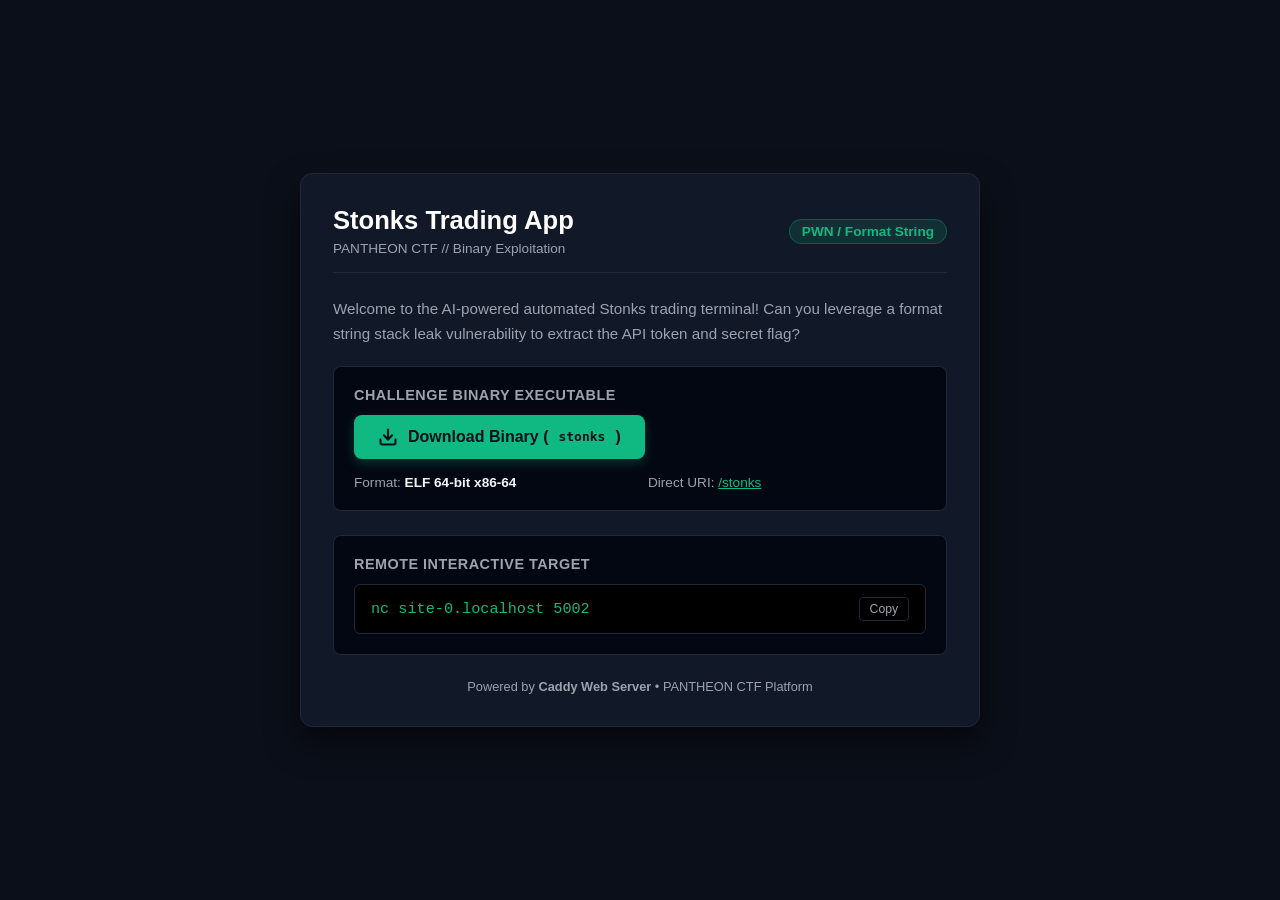
<file: ctfs/sol_probs/pwn-stonks-fmt/public/index.html>
<!DOCTYPE html>
<html lang="en">
<head>
    <meta charset="UTF-8">
    <meta name="viewport" content="width=device-width, initial-scale=1.0">
    <title>PANTHEON CTF // PWN: Stonks Trading</title>
    <style>
        :root {
            --bg-color: #0b0f19;
            --card-bg: #111827;
            --border-color: #1f2937;
            --accent-color: #10b981;
            --accent-hover: #059669;
            --text-primary: #f3f4f6;
            --text-secondary: #9ca3af;
            --code-bg: #030712;
            --success-color: #10b981;
            --warning-color: #f59e0b;
        }
        * {
            box-sizing: border-box;
            margin: 0;
            padding: 0;
        }
        body {
            font-family: -apple-system, BlinkMacSystemFont, "Segoe UI", Helvetica, Arial, sans-serif;
            background-color: var(--bg-color);
            color: var(--text-primary);
            display: flex;
            justify-content: center;
            align-items: center;
            min-height: 100vh;
            padding: 24px;
        }
        .card {
            background-color: var(--card-bg);
            border: 1px solid var(--border-color);
            border-radius: 12px;
            padding: 32px;
            max-width: 680px;
            width: 100%;
            box-shadow: 0 16px 32px rgba(0, 0, 0, 0.5);
        }
        .header {
            display: flex;
            align-items: center;
            justify-content: space-between;
            border-bottom: 1px solid var(--border-color);
            padding-bottom: 16px;
            margin-bottom: 24px;
        }
        .badge {
            background-color: rgba(16, 185, 129, 0.15);
            color: var(--accent-color);
            padding: 4px 12px;
            border-radius: 16px;
            font-size: 0.85em;
            font-weight: 600;
            border: 1px solid rgba(16, 185, 129, 0.3);
        }
        h1 {
            font-size: 1.6em;
            color: #ffffff;
            margin-bottom: 6px;
        }
        p.desc {
            color: var(--text-secondary);
            font-size: 0.95em;
            line-height: 1.6;
            margin-bottom: 20px;
        }
        .action-box {
            background-color: var(--code-bg);
            border: 1px solid var(--border-color);
            border-radius: 8px;
            padding: 20px;
            margin-bottom: 24px;
        }
        .action-title {
            font-size: 0.9em;
            color: var(--text-secondary);
            text-transform: uppercase;
            letter-spacing: 0.5px;
            margin-bottom: 12px;
            font-weight: 600;
        }
        .download-btn {
            display: inline-flex;
            align-items: center;
            gap: 10px;
            background-color: var(--accent-color);
            color: #0b0f19;
            text-decoration: none;
            padding: 12px 24px;
            border-radius: 8px;
            font-weight: 700;
            font-size: 1em;
            transition: all 0.2s ease;
            box-shadow: 0 4px 12px rgba(16, 185, 129, 0.25);
        }
        .download-btn:hover {
            background-color: var(--accent-hover);
            color: #ffffff;
            transform: translateY(-1px);
        }
        .code-snippet {
            display: flex;
            align-items: center;
            justify-content: space-between;
            background: #000000;
            padding: 12px 16px;
            border-radius: 6px;
            border: 1px solid #1f2937;
            font-family: "SFMono-Regular", Consolas, "Liberation Mono", Menlo, monospace;
            font-size: 0.95em;
            color: #10b981;
            margin-top: 8px;
        }
        .copy-btn {
            background: transparent;
            border: 1px solid var(--border-color);
            color: var(--text-secondary);
            padding: 4px 10px;
            border-radius: 4px;
            cursor: pointer;
            font-size: 0.8em;
            transition: all 0.2s;
        }
        .copy-btn:hover {
            color: #ffffff;
            border-color: #9ca3af;
        }
        .info-grid {
            display: grid;
            grid-template-columns: 1fr 1fr;
            gap: 16px;
            margin-top: 16px;
            font-size: 0.85em;
            color: var(--text-secondary);
        }
        .info-item strong {
            color: var(--text-primary);
        }
        .footer {
            margin-top: 24px;
            text-align: center;
            font-size: 0.8em;
            color: var(--text-secondary);
        }
    </style>
</head>
<body>
    <div class="card">
        <div class="header">
            <div>
                <h1>Stonks Trading App</h1>
                <div style="font-size: 0.85em; color: var(--text-secondary);">PANTHEON CTF // Binary Exploitation</div>
            </div>
            <span class="badge">PWN / Format String</span>
        </div>

        <p class="desc">
            Welcome to the AI-powered automated Stonks trading terminal!
            Can you leverage a format string stack leak vulnerability to extract the API token and secret flag?
        </p>

        <div class="action-box">
            <div class="action-title">Challenge Binary Executable</div>
            <a href="/stonks" class="download-btn" download="stonks">
                <svg width="20" height="20" viewBox="0 0 24 24" fill="none" stroke="currentColor" stroke-width="2.5" stroke-linecap="round" stroke-linejoin="round"><path d="M21 15v4a2 2 0 0 1-2 2H5a2 2 0 0 1-2-2v-4"></path><polyline points="7 10 12 15 17 10"></polyline><line x1="12" y1="15" x2="12" y2="3"></line></svg>
                Download Binary (<code>stonks</code>)
            </a>
            
            <div class="info-grid">
                <div class="info-item">Format: <strong>ELF 64-bit x86-64</strong></div>
                <div class="info-item">Direct URI: <a href="/stonks" style="color:var(--accent-color)">/stonks</a></div>
            </div>
        </div>

        <div class="action-box">
            <div class="action-title">Remote Interactive Target</div>
            <div class="code-snippet">
                <span id="nc-cmd">nc &lt;host&gt; 5002</span>
                <button class="copy-btn" onclick="copyNc()">Copy</button>
            </div>
        </div>

        <div class="footer">
            Powered by <strong>Caddy Web Server</strong> &bull; PANTHEON CTF Platform
        </div>
    </div>

    <script>
        const host = window.location.hostname || 'localhost';
        document.getElementById('nc-cmd').innerText = `nc ${host} 5002`;

        function copyNc() {
            const cmd = document.getElementById('nc-cmd').innerText;
            navigator.clipboard.writeText(cmd).then(() => {
                event.target.innerText = 'Copied!';
                setTimeout(() => { event.target.innerText = 'Copy'; }, 1500);
            });
        }
    </script>
</body>
</html>
</file>
<file: ctfs/round4/style.css>
:root {
    --bg-dark: #07090e;
    --bg-card: #0d121d;
    --bg-panel: #111827;
    --border-glow: #00f3ff;
    --border-dim: #1e293b;
    --text-main: #e2e8f0;
    --text-dim: #94a3b8;
    --accent-cyan: #00f3ff;
    --accent-green: #10b981;
    --accent-red: #ef4444;
    --accent-yellow: #f59e0b;
    --terminal-bg: #030712;
}

* {
    box-sizing: border-box;
    margin: 0;
    padding: 0;
}

body {
    background-color: var(--bg-dark);
    color: var(--text-main);
    font-family: 'Segoe UI', -apple-system, BlinkMacSystemFont, Roboto, sans-serif;
    min-height: 100vh;
    display: flex;
    justify-content: center;
    align-items: center;
    padding: 24px;
    background-image: 
        radial-gradient(circle at 50% 0%, rgba(0, 243, 255, 0.08) 0%, transparent 50%),
        linear-gradient(rgba(255, 255, 255, 0.02) 1px, transparent 1px),
        linear-gradient(90deg, rgba(255, 255, 255, 0.02) 1px, transparent 1px);
    background-size: 100% 100%, 40px 40px, 40px 40px;
}

.vault-container {
    width: 100%;
    max-width: 640px;
    background: var(--bg-card);
    border: 1px solid var(--border-dim);
    border-radius: 16px;
    box-shadow: 0 20px 50px rgba(0, 0, 0, 0.8), 0 0 30px rgba(0, 243, 255, 0.05);
    overflow: hidden;
    position: relative;
}

.vault-container::before {
    content: '';
    position: absolute;
    top: 0;
    left: 0;
    right: 0;
    height: 3px;
    background: linear-gradient(90deg, transparent, var(--accent-cyan), transparent);
}

.vault-header {
    padding: 24px 28px;
    border-bottom: 1px solid var(--border-dim);
    display: flex;
    justify-content: space-between;
    align-items: center;
    background: rgba(255, 255, 255, 0.01);
}

.brand-title {
    font-size: 1.1em;
    font-weight: 700;
    letter-spacing: 2px;
    color: #ffffff;
    display: flex;
    align-items: center;
    gap: 10px;
}

.brand-title span {
    color: var(--accent-cyan);
}

.status-badge {
    font-size: 0.75em;
    font-weight: 700;
    padding: 4px 10px;
    border-radius: 20px;
    background: rgba(16, 185, 129, 0.15);
    color: var(--accent-green);
    border: 1px solid rgba(16, 185, 129, 0.3);
    letter-spacing: 1px;
}

.vault-body {
    padding: 28px;
}

.instructions {
    color: var(--text-dim);
    font-size: 0.9em;
    line-height: 1.5;
    margin-bottom: 24px;
}

.instructions strong {
    color: var(--text-main);
}

.input-wrapper {
    margin-bottom: 20px;
}

.input-label {
    display: block;
    font-size: 0.8em;
    font-weight: 600;
    text-transform: uppercase;
    letter-spacing: 1.5px;
    color: var(--text-dim);
    margin-bottom: 8px;
}

.code-input-box {
    position: relative;
    display: flex;
    align-items: center;
}

.code-input {
    width: 100%;
    background: var(--terminal-bg);
    border: 1px solid var(--border-dim);
    border-radius: 8px;
    padding: 16px 20px;
    font-family: 'SFMono-Regular', Consolas, 'Liberation Mono', Menlo, monospace;
    font-size: 1.1em;
    color: var(--accent-cyan);
    letter-spacing: 3px;
    transition: all 0.2s ease;
}

.code-input:focus {
    outline: none;
    border-color: var(--accent-cyan);
    box-shadow: 0 0 15px rgba(0, 243, 255, 0.2);
}

.code-input::placeholder {
    color: #334155;
    letter-spacing: 2px;
}

.btn-unlock {
    width: 100%;
    background: linear-gradient(135deg, #00f3ff, #00a8ff);
    color: #050b14;
    border: none;
    border-radius: 8px;
    padding: 16px;
    font-size: 1em;
    font-weight: 700;
    letter-spacing: 2px;
    cursor: pointer;
    transition: all 0.2s ease;
    display: flex;
    justify-content: center;
    align-items: center;
    gap: 10px;
    box-shadow: 0 4px 20px rgba(0, 243, 255, 0.3);
}

.btn-unlock:hover {
    transform: translateY(-1px);
    box-shadow: 0 6px 25px rgba(0, 243, 255, 0.45);
}

.btn-unlock:active {
    transform: translateY(0);
}

.btn-unlock:disabled {
    opacity: 0.6;
    cursor: not-allowed;
}

.terminal-window {
    margin-top: 24px;
    background: var(--terminal-bg);
    border: 1px solid var(--border-dim);
    border-radius: 8px;
    overflow: hidden;
}

.terminal-bar {
    background: #0b0f19;
    padding: 8px 14px;
    display: flex;
    justify-content: space-between;
    align-items: center;
    border-bottom: 1px solid #1f2937;
    font-size: 0.75em;
    color: #64748b;
    font-family: monospace;
}

.terminal-dots {
    display: flex;
    gap: 6px;
}

.dot {
    width: 8px;
    height: 8px;
    border-radius: 50%;
}
.dot-red { background: #ef4444; }
.dot-yellow { background: #f59e0b; }
.dot-green { background: #10b981; }

.terminal-log {
    padding: 16px;
    font-family: 'SFMono-Regular', Consolas, 'Liberation Mono', Menlo, monospace;
    font-size: 0.85em;
    height: 130px;
    overflow-y: auto;
    line-height: 1.6;
}

.log-entry {
    margin-bottom: 4px;
}
.log-info { color: #38bdf8; }
.log-success { color: var(--accent-green); font-weight: bold; }
.log-error { color: var(--accent-red); font-weight: bold; }
.log-warn { color: var(--accent-yellow); }

.download-card {
    display: none;
    margin-top: 20px;
    background: rgba(16, 185, 129, 0.08);
    border: 1px solid rgba(16, 185, 129, 0.3);
    border-radius: 8px;
    padding: 18px;
    text-align: center;
    animation: fadeIn 0.4s ease;
}

.download-link {
    display: inline-flex;
    align-items: center;
    gap: 10px;
    background: var(--accent-green);
    color: #062419;
    text-decoration: none;
    padding: 12px 24px;
    border-radius: 6px;
    font-weight: 700;
    font-size: 0.95em;
    margin-top: 10px;
    transition: all 0.2s ease;
}

.download-link:hover {
    background: #34d399;
    transform: translateY(-1px);
}

@keyframes fadeIn {
    from { opacity: 0; transform: translateY(6px); }
    to { opacity: 1; transform: translateY(0); }
}
</file>
<file: ctfs/campus_probs/website1/style.css>
@import url('https://fonts.googleapis.com/css2?family=DM+Mono:wght@400;500&family=Manrope:wght@400;500;600;700;800&display=swap');

:root {
    --bg: #0b0d0f;
    --panel: #111518;
    --panel-2: #151a1e;
    --text: #eef1ed;
    --muted: #8b9496;
    --line: #252c30;
    --accent: #b9f36b;
    --accent-dark: #1d2912;
}

* {
    box-sizing: border-box;
    margin: 0;
    padding: 0;
}

html {
    scroll-behavior: smooth;
}

body {
    min-height: 100vh;
    background: var(--bg);
    color: var(--text);
    font-family: "Manrope", sans-serif;
    line-height: 1.6;
}

body::before {
    content: "";
    position: fixed;
    inset: 0;
    pointer-events: none;
    opacity: 0.035;
    background-image:
        linear-gradient(rgba(255,255,255,.3) 1px, transparent 1px),
        linear-gradient(90deg, rgba(255,255,255,.3) 1px, transparent 1px);
    background-size: 48px 48px;
}

.topbar {
    height: 76px;
    padding: 0 clamp(24px, 6vw, 92px);
    border-bottom: 1px solid var(--line);
    display: flex;
    align-items: center;
    justify-content: space-between;
    position: relative;
    z-index: 2;
}

.brand {
    display: flex;
    align-items: center;
    gap: 12px;
}

.brand-mark {
    width: 34px;
    height: 34px;
    display: grid;
    place-items: center;
    border: 1px solid #46504e;
    font-weight: 800;
    font-size: 15px;
}

.brand-name {
    display: block;
    font-size: 13px;
    font-weight: 800;
    letter-spacing: .18em;
}

.brand-sub {
    display: block;
    color: var(--muted);
    font-family: "DM Mono", monospace;
    font-size: 8px;
    letter-spacing: .12em;
}

nav {
    display: flex;
    gap: 28px;
}

nav a {
    color: var(--muted);
    text-decoration: none;
    font-size: 12px;
    transition: color .2s ease;
}

nav a:hover {
    color: var(--text);
}

main {
    max-width: 1280px;
    margin: auto;
    padding: 0 clamp(24px, 6vw, 92px);
}

.hero {
    min-height: 610px;
    display: grid;
    grid-template-columns: 1.35fr .65fr;
    align-items: center;
    gap: 80px;
    border-bottom: 1px solid var(--line);
}

.eyebrow {
    display: block;
    color: var(--accent);
    font-family: "DM Mono", monospace;
    font-size: 10px;
    font-weight: 500;
    letter-spacing: .15em;
    margin-bottom: 18px;
}

h1 {
    font-size: clamp(52px, 7vw, 92px);
    line-height: .98;
    letter-spacing: -.055em;
    font-weight: 700;
}

h1 span {
    color: #777f80;
}

.hero-copy > p {
    max-width: 560px;
    margin-top: 30px;
    color: var(--muted);
    font-size: 15px;
}

.hero-meta {
    display: flex;
    gap: 28px;
    margin-top: 34px;
    color: #a8b0b1;
    font-family: "DM Mono", monospace;
    font-size: 10px;
}

.dot,
.status-dot {
    display: inline-block;
    width: 7px;
    height: 7px;
    border-radius: 50%;
    background: var(--accent);
    margin-right: 7px;
    box-shadow: 0 0 12px rgba(185,243,107,.45);
}

.status-card {
    background: var(--panel);
    border: 1px solid var(--line);
    padding: 28px;
}

.card-label,
.date,
.archive-count {
    color: var(--muted);
    font-family: "DM Mono", monospace;
    font-size: 9px;
    letter-spacing: .12em;
}

.status-main {
    margin: 22px 0;
    display: flex;
    align-items: center;
    gap: 4px;
    font-size: 14px;
}

.status-line {
    height: 1px;
    background: var(--line);
    margin-bottom: 8px;
}

.status-row {
    display: flex;
    justify-content: space-between;
    padding: 10px 0;
    color: #9ba3a4;
    font-family: "DM Mono", monospace;
    font-size: 10px;
}

.status-row span:last-child {
    color: var(--accent);
}

.section {
    padding: 105px 0;
    border-bottom: 1px solid var(--line);
}

.section-heading {
    display: flex;
    justify-content: space-between;
    align-items: end;
    margin-bottom: 42px;
}

h2 {
    font-size: clamp(30px, 4vw, 48px);
    letter-spacing: -.04em;
    line-height: 1.05;
}

.updates-grid {
    display: grid;
    grid-template-columns: repeat(3, 1fr);
    gap: 14px;
}

.update-card {
    min-height: 245px;
    padding: 26px;
    background: var(--panel);
    border: 1px solid var(--line);
    display: grid;
    grid-template-columns: 35px 1fr;
    gap: 12px;
    transition: transform .2s ease, border-color .2s ease;
}

.update-card:hover {
    transform: translateY(-3px);
    border-color: #3b4548;
}

.number {
    color: var(--accent);
    font-family: "DM Mono", monospace;
    font-size: 11px;
}

.update-card h3 {
    margin: 12px 0;
    font-size: 17px;
    line-height: 1.25;
}

.update-card p {
    color: var(--muted);
    font-size: 12px;
    line-height: 1.8;
}

.lower {
    display: grid;
    grid-template-columns: 1fr 1fr;
    gap: 100px;
    align-items: center;
}

.info-panel p {
    max-width: 500px;
    margin-top: 24px;
    color: var(--muted);
    font-size: 13px;
}

.info-panel .muted {
    color: #596163;
    font-family: "DM Mono", monospace;
    font-size: 10px;
}

.terminal {
    border: 1px solid var(--line);
    background: #080a0b;
    font-family: "DM Mono", monospace;
    font-size: 11px;
}

.terminal-head {
    padding: 11px 15px;
    border-bottom: 1px solid var(--line);
    color: #737b7c;
    display: flex;
    justify-content: space-between;
}

.terminal-body {
    padding: 25px;
    color: #798284;
    line-height: 2;
}

.terminal-body p span {
    color: #b8c0c0;
}

.terminal-body .ok {
    color: var(--accent);
}

.cursor {
    color: var(--accent) !important;
    animation: blink 1s infinite;
}

@keyframes blink {
    50% { opacity: 0; }
}

footer {
    max-width: 1280px;
    margin: auto;
    padding: 28px clamp(24px, 6vw, 92px);
    display: flex;
    justify-content: space-between;
    gap: 20px;
    color: #5f686a;
    font-family: "DM Mono", monospace;
    font-size: 9px;
}

footer strong {
    color: #a0a8a9;
    margin-right: 12px;
}

@media (max-width: 800px) {
    .topbar {
        height: auto;
        padding-top: 20px;
        padding-bottom: 20px;
    }

    nav {
        display: none;
    }

    .hero,
    .lower {
        grid-template-columns: 1fr;
        gap: 45px;
    }

    .hero {
        padding: 90px 0;
    }

    .updates-grid {
        grid-template-columns: 1fr;
    }

    .section {
        padding: 75px 0;
    }

    .hero-meta {
        flex-direction: column;
        gap: 10px;
    }

    footer {
        flex-direction: column;
    }
}
</file>
<file: ctfs/campus_probs/website2/style.css>
@import url('https://fonts.googleapis.com/css2?family=DM+Mono:wght@400;500&family=Manrope:wght@400;500;600;700;800&display=swap');

:root {
    --bg: #f2f3ef;
    --surface: #ffffff;
    --text: #151817;
    --muted: #6d7471;
    --line: #d9ddda;
    --accent: #557a36;
    --soft: #e7ebdf;
}

* {
    box-sizing: border-box;
    margin: 0;
    padding: 0;
}

html {
    scroll-behavior: smooth;
}

body {
    background: var(--bg);
    color: var(--text);
    font-family: "Manrope", sans-serif;
    line-height: 1.6;
}

.topbar {
    height: 78px;
    padding: 0 clamp(24px, 7vw, 110px);
    border-bottom: 1px solid var(--line);
    display: flex;
    align-items: center;
    justify-content: space-between;
    background: rgba(242,243,239,.92);
}

.brand {
    display: flex;
    align-items: center;
    gap: 12px;
}

.brand-mark {
    width: 34px;
    height: 34px;
    display: grid;
    place-items: center;
    border: 1px solid #8b938f;
    font-size: 14px;
    font-weight: 800;
}

.brand-name {
    display: block;
    font-size: 13px;
    font-weight: 800;
    letter-spacing: .18em;
}

.brand-sub {
    display: block;
    font-family: "DM Mono", monospace;
    font-size: 8px;
    color: var(--muted);
    letter-spacing: .1em;
}

.top-status {
    font-family: "DM Mono", monospace;
    color: var(--muted);
    font-size: 9px;
    letter-spacing: .1em;
}

.status-dot {
    display: inline-block;
    width: 7px;
    height: 7px;
    margin-right: 7px;
    border-radius: 50%;
    background: var(--accent);
}

main {
    max-width: 1280px;
    margin: auto;
    padding: 0 clamp(24px, 7vw, 110px);
}

.hero {
    min-height: 520px;
    display: flex;
    align-items: center;
    justify-content: space-between;
    border-bottom: 1px solid var(--line);
    gap: 40px;
}

.eyebrow {
    display: block;
    margin-bottom: 15px;
    color: var(--accent);
    font-family: "DM Mono", monospace;
    font-size: 9px;
    letter-spacing: .15em;
}

h1 {
    font-size: clamp(52px, 7vw, 88px);
    line-height: 1;
    letter-spacing: -.06em;
    font-weight: 700;
}

h1 span {
    color: #858b87;
}

.hero p {
    max-width: 530px;
    margin-top: 28px;
    color: var(--muted);
    font-size: 14px;
}

.hero-number {
    color: #dfe3dc;
    font-size: clamp(130px, 20vw, 270px);
    line-height: .8;
    letter-spacing: -.1em;
    font-weight: 800;
    user-select: none;
}

.stats {
    display: grid;
    grid-template-columns: repeat(4, 1fr);
    border-bottom: 1px solid var(--line);
}

.stats > div {
    padding: 28px 20px;
    border-right: 1px solid var(--line);
}

.stats > div:first-child {
    padding-left: 0;
}

.stats > div:last-child {
    border-right: 0;
}

.label {
    display: block;
    color: var(--muted);
    font-family: "DM Mono", monospace;
    font-size: 8px;
    letter-spacing: .12em;
    margin-bottom: 7px;
}

.stats strong {
    font-size: 17px;
    letter-spacing: -.02em;
}

.green {
    color: var(--accent);
}

.content {
    padding: 105px 0;
    border-bottom: 1px solid var(--line);
}

.section-title {
    display: flex;
    align-items: end;
    justify-content: space-between;
    margin-bottom: 42px;
}

h2 {
    font-size: clamp(30px, 4vw, 48px);
    letter-spacing: -.045em;
    line-height: 1;
}

.notes {
    display: grid;
    grid-template-columns: repeat(3, 1fr);
    gap: 14px;
}

.note {
    min-height: 300px;
    padding: 25px;
    background: var(--surface);
    border: 1px solid var(--line);
    transition: transform .2s ease, box-shadow .2s ease;
}

.note:hover {
    transform: translateY(-3px);
    box-shadow: 0 12px 30px rgba(25,30,27,.06);
}

.note-top {
    display: flex;
    justify-content: space-between;
    color: #8a918e;
    font-family: "DM Mono", monospace;
    font-size: 9px;
    letter-spacing: .05em;
}

.note h3 {
    margin: 48px 0 14px;
    font-size: 18px;
    line-height: 1.3;
}

.note p {
    color: var(--muted);
    font-size: 12px;
    line-height: 1.8;
}

.tag {
    display: inline-block;
    margin-top: 22px;
    padding: 5px 8px;
    background: var(--soft);
    color: var(--accent);
    font-family: "DM Mono", monospace;
    font-size: 8px;
    letter-spacing: .08em;
}

.quote {
    padding: 95px 10%;
    display: grid;
    grid-template-columns: 80px 1fr;
    gap: 25px;
    border-bottom: 1px solid var(--line);
}

.quote-mark {
    color: var(--accent);
    font-size: 90px;
    line-height: .7;
}

.quote p {
    max-width: 800px;
    font-size: clamp(22px, 3vw, 34px);
    line-height: 1.3;
    letter-spacing: -.025em;
}

.quote span {
    display: block;
    margin-top: 24px;
    color: var(--muted);
    font-family: "DM Mono", monospace;
    font-size: 9px;
    letter-spacing: .1em;
}

.directory {
    padding: 105px 0;
    display: grid;
    grid-template-columns: 1fr 1fr;
    gap: 100px;
}

.directory-list {
    border-top: 1px solid var(--line);
}

.directory-list div {
    padding: 15px 0;
    border-bottom: 1px solid var(--line);
    display: flex;
    justify-content: space-between;
    font-family: "DM Mono", monospace;
    font-size: 10px;
}

.directory-list b {
    color: var(--accent);
    font-weight: 500;
}

footer {
    max-width: 1280px;
    margin: auto;
    padding: 28px clamp(24px, 7vw, 110px);
    display: flex;
    justify-content: space-between;
    gap: 20px;
    color: #737a77;
    font-family: "DM Mono", monospace;
    font-size: 8px;
}

footer strong {
    color: #3e4642;
    margin-right: 10px;
}

@media (max-width: 800px) {
    .topbar {
        padding-top: 20px;
        padding-bottom: 20px;
    }

    .top-status {
        display: none;
    }

    .hero {
        min-height: 560px;
    }

    .hero-number {
        display: none;
    }

    .stats {
        grid-template-columns: repeat(2, 1fr);
    }

    .stats > div:nth-child(2) {
        border-right: 0;
    }

    .stats > div:nth-child(3),
    .stats > div:nth-child(4) {
        border-top: 1px solid var(--line);
    }

    .notes,
    .directory {
        grid-template-columns: 1fr;
    }

    .directory {
        gap: 50px;
    }

    .quote {
        padding: 75px 0;
        grid-template-columns: 45px 1fr;
    }

    footer {
        flex-direction: column;
    }
}
</file>
